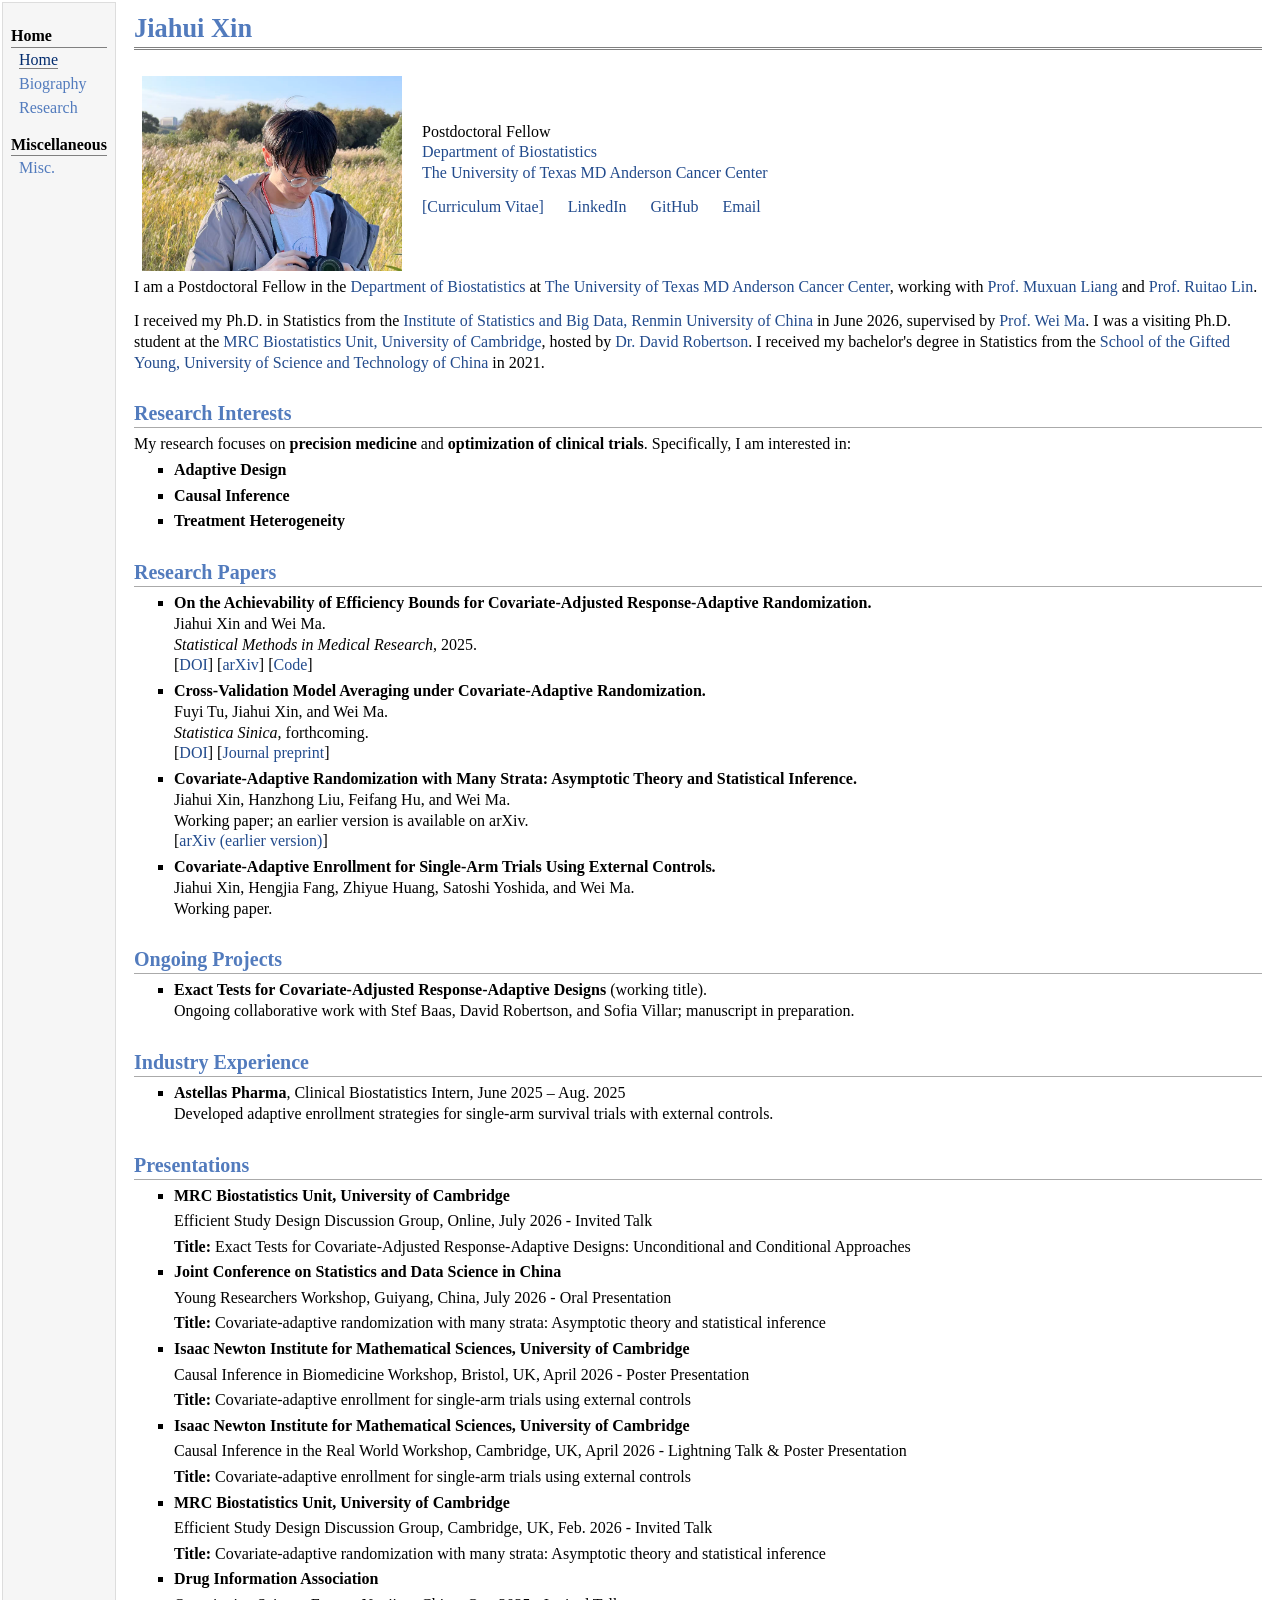
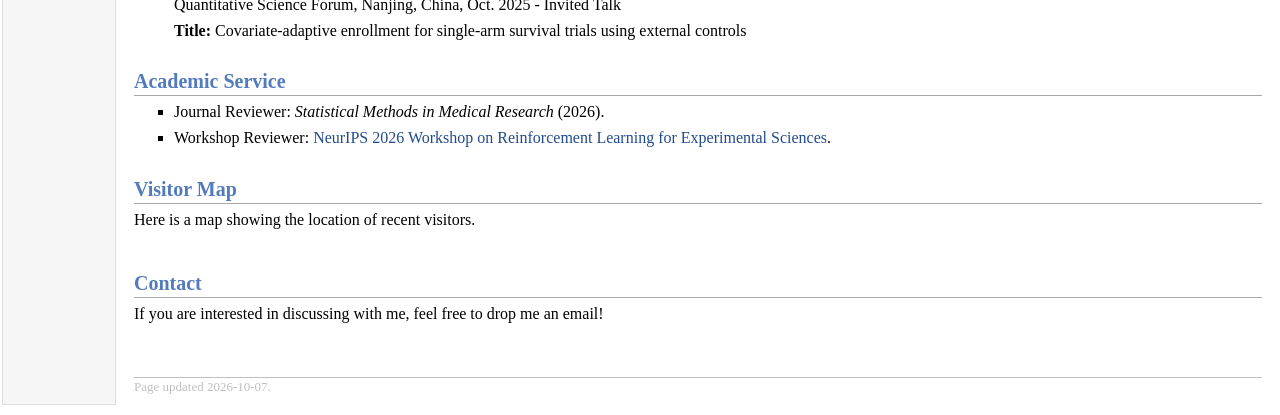
<file: index.html>
<!DOCTYPE html PUBLIC "-//W3C//DTD XHTML 1.1//EN"
  "http://www.w3.org/TR/xhtml11/DTD/xhtml11.dtd">
<html xmlns="http://www.w3.org/1999/xhtml" xml:lang="en">
<head>
<meta name="generator" content="jemdoc, see http://jemdoc.jaboc.net/" />
<meta http-equiv="Content-Type" content="text/html;charset=utf-8" />
<meta name="viewport" content="width=device-width, initial-scale=1" />
<meta name="description" content="Jiahui Xin - Postdoctoral Fellow in the Department of Biostatistics at The University of Texas MD Anderson Cancer Center. Research in precision medicine, adaptive design, causal inference, and treatment heterogeneity." />
<meta name="google-site-verification" content="ffNDlKyKLTd0_4c1-eBU7itUs8xGH8OemQtdD6BM3iU" />
<link rel="stylesheet" href="jemdoc.css?v=20261007-2" type="text/css" />
<title>Jiahui Xin</title>
</head>
<body>
<table summary="Table for page layout." id="tlayout">
<tr valign="top">
<td id="layout-menu">
<div class="menu-category">Home</div>
<div class="menu-item"><a href="index.html" class="current">Home</a></div>
<div class="menu-item"><a href="Bio.html">Biography</a></div>
<div class="menu-item"><a href="research.html">Research</a></div>
<div class="menu-category">Miscellaneous</div>
<div class="menu-item"><a href="Miscellaneous.html">Misc.</a></div>
</td>
<td id="layout-content">
<div id="toptitle">
<h1>Jiahui Xin</h1>
</div>
<table class="imgtable profile-table"><tr><td>
<img src="photo_me.jpg" alt="picture" width="260px" height="195px" />&#160;</td>
<td align="left"><p>Postdoctoral Fellow<br />
<a href="https://biostatistics.mdanderson.org/" target="blank">Department of Biostatistics</a><br />
<a href="https://www.mdanderson.org/" target="blank">The University of Texas MD Anderson Cancer Center</a><br />
</p>

<p class="profile-links"><a href="cv.pdf">[Curriculum Vitae]</a> <a href="https://www.linkedin.com/in/jiahui-xin-b698002b6" target="blank">LinkedIn</a> <a href="https://github.com/jiahui-xin" target="blank">GitHub</a> <a href="mailto:jxin@mdanderson.org">Email</a></p>
</td></tr></table>
<p>I am a Postdoctoral Fellow in the <a href="https://biostatistics.mdanderson.org/" target="blank">Department of Biostatistics</a> at <a href="https://www.mdanderson.org/" target="blank">The University of Texas MD Anderson Cancer Center</a>, working with <a href="https://faculty.mdanderson.org/profiles/muxuan_liang.html" target="blank">Prof. Muxuan Liang</a> and <a href="https://faculty.mdanderson.org/profiles/ruitao_lin.html" target="blank">Prof. Ruitao Lin</a>.</p>
<p>I received my Ph.D. in Statistics from the <a href="http://isbd.ruc.edu.cn/" target="blank">Institute of Statistics and Big Data, Renmin University of China</a> in June 2026, supervised by <a href="https://maweiruc.github.io/" target="blank">Prof. Wei Ma</a>. I was a visiting Ph.D. student at the <a href="https://www.mrc-bsu.cam.ac.uk/" target="blank">MRC Biostatistics Unit, University of Cambridge</a>, hosted by <a href="https://www.mrc-bsu.cam.ac.uk/staff/david-robertson" target="blank">Dr. David Robertson</a>. I received my bachelor's degree in Statistics from the <a href="https://en.scgy.ustc.edu.cn/" target="blank">School of the Gifted Young, University of Science and Technology of China</a> in 2021.</p>

<h2>Research Interests</h2>
<p>My research focuses on <b>precision medicine</b> and <b>optimization of clinical trials</b>. Specifically, I am interested in:</p>
<ul>
<li><p><b>Adaptive Design</b></p></li>
<li><p><b>Causal Inference</b></p></li>
<li><p><b>Treatment Heterogeneity</b></p></li>
</ul>


<h2>Research Papers</h2>
<ul>
<li><p><b>On the Achievability of Efficiency Bounds for Covariate-Adjusted Response-Adaptive Randomization.</b><br />
Jiahui Xin and Wei Ma.<br />
<i>Statistical Methods in Medical Research</i>, 2025.<br />
[<a href="https://doi.org/10.1177/09622802251327689" target="blank">DOI</a>] [<a href="https://arxiv.org/abs/2411.16220" target="blank">arXiv</a>] [<a href="https://github.com/jiahui-xin/cara-bound" target="blank">Code</a>]</p>
</li>
<li><p><b>Cross-Validation Model Averaging under Covariate-Adaptive Randomization.</b><br />
Fuyi Tu, Jiahui Xin, and Wei Ma.<br />
<i>Statistica Sinica</i>, forthcoming.<br />
[<a href="https://doi.org/10.5705/ss.202025.0502" target="blank">DOI</a>] [<a href="https://www3.stat.sinica.edu.tw/statistica/fp/SS-2025-0502.html" target="blank">Journal preprint</a>]</p>
</li>
<li><p><b>Covariate-Adaptive Randomization with Many Strata: Asymptotic Theory and Statistical Inference.</b><br />
Jiahui Xin, Hanzhong Liu, Feifang Hu, and Wei Ma.<br />
Working paper; an earlier version is available on arXiv.<br />
[<a href="https://arxiv.org/abs/2405.18856" target="blank">arXiv (earlier version)</a>]</p>
</li>
<li><p><b>Covariate-Adaptive Enrollment for Single-Arm Trials Using External Controls.</b><br />
Jiahui Xin, Hengjia Fang, Zhiyue Huang, Satoshi Yoshida, and Wei Ma.<br />
Working paper.<br />
</p>
</li>
</ul>

<h2>Ongoing Projects</h2>
<ul>
<li><p><b>Exact Tests for Covariate-Adjusted Response-Adaptive Designs</b> (working title).<br />
Ongoing collaborative work with Stef Baas, David Robertson, and Sofia Villar; manuscript in preparation.</p>
</li>
</ul>

<h2>Industry Experience</h2>
<ul>
<li><p><b>Astellas Pharma</b>, Clinical Biostatistics Intern, June 2025 – Aug. 2025<br />
Developed adaptive enrollment strategies for single-arm survival trials with external controls.</p>
</li>
</ul>

<h2>Presentations</h2>
<ul>
<li>
<p><b>MRC Biostatistics Unit, University of Cambridge</b></p>
<p>Efficient Study Design Discussion Group, Online, July 2026 - Invited Talk</p>
<p><b>Title:</b> Exact Tests for Covariate-Adjusted Response-Adaptive Designs: Unconditional and Conditional Approaches</p>
</li>
<li>
<p><b>Joint Conference on Statistics and Data Science in China</b></p>
<p>Young Researchers Workshop, Guiyang, China, July 2026 - Oral Presentation</p>
<p><b>Title:</b> Covariate-adaptive randomization with many strata: Asymptotic theory and statistical inference</p>
</li>
<li>
<p><b>Isaac Newton Institute for Mathematical Sciences, University of Cambridge</b></p>
<p>Causal Inference in Biomedicine Workshop, Bristol, UK, April 2026 - Poster Presentation</p>
<p><b>Title:</b> Covariate-adaptive enrollment for single-arm trials using external controls</p>
</li>
<li>
<p><b>Isaac Newton Institute for Mathematical Sciences, University of Cambridge</b></p>
<p>Causal Inference in the Real World Workshop, Cambridge, UK, April 2026 - Lightning Talk &amp; Poster Presentation</p>
<p><b>Title:</b> Covariate-adaptive enrollment for single-arm trials using external controls</p>
</li>
<li>
<p><b>MRC Biostatistics Unit, University of Cambridge</b></p>
<p>Efficient Study Design Discussion Group, Cambridge, UK, Feb. 2026 - Invited Talk</p>
<p><b>Title:</b> Covariate-adaptive randomization with many strata: Asymptotic theory and statistical inference</p>
</li>
<li>
<p><b>Drug Information Association</b></p>
<p>Quantitative Science Forum, Nanjing, China, Oct. 2025 - Invited Talk</p>
<p><b>Title:</b> Covariate-adaptive enrollment for single-arm survival trials using external controls</p>
</li>
</ul>

<h2>Academic Service</h2>
<ul>
<li><p>Journal Reviewer: <i>Statistical Methods in Medical Research</i> (2026).</p></li>
<li><p>Workshop Reviewer: <a href="https://rl-experimental-sciences-workshop.github.io/" target="blank">NeurIPS 2026 Workshop on Reinforcement Learning for Experimental Sciences</a>.</p></li>
</ul>

<h2>Visitor Map</h2>
<p>Here is a map showing the location of recent visitors.</p>
<div class="visitor-map">
<script type="text/javascript" id="mapmyvisitors" src="//mapmyvisitors.com/map.js?d=E1DI3V-9umYJw_-skcBkZSMDnZyHyy_Pqj89E8X6pz0&amp;cl=ffffff&amp;w=a"></script>
</div>

<h2>Contact</h2>
<p>If you are interested in discussing with me, feel free to drop me an email!</p>
<div id="footer">
<div id="footer-text">Page updated 2026-10-07.</div>
</div>
</td>
</tr>
</table>
</body>
</html>
</file>
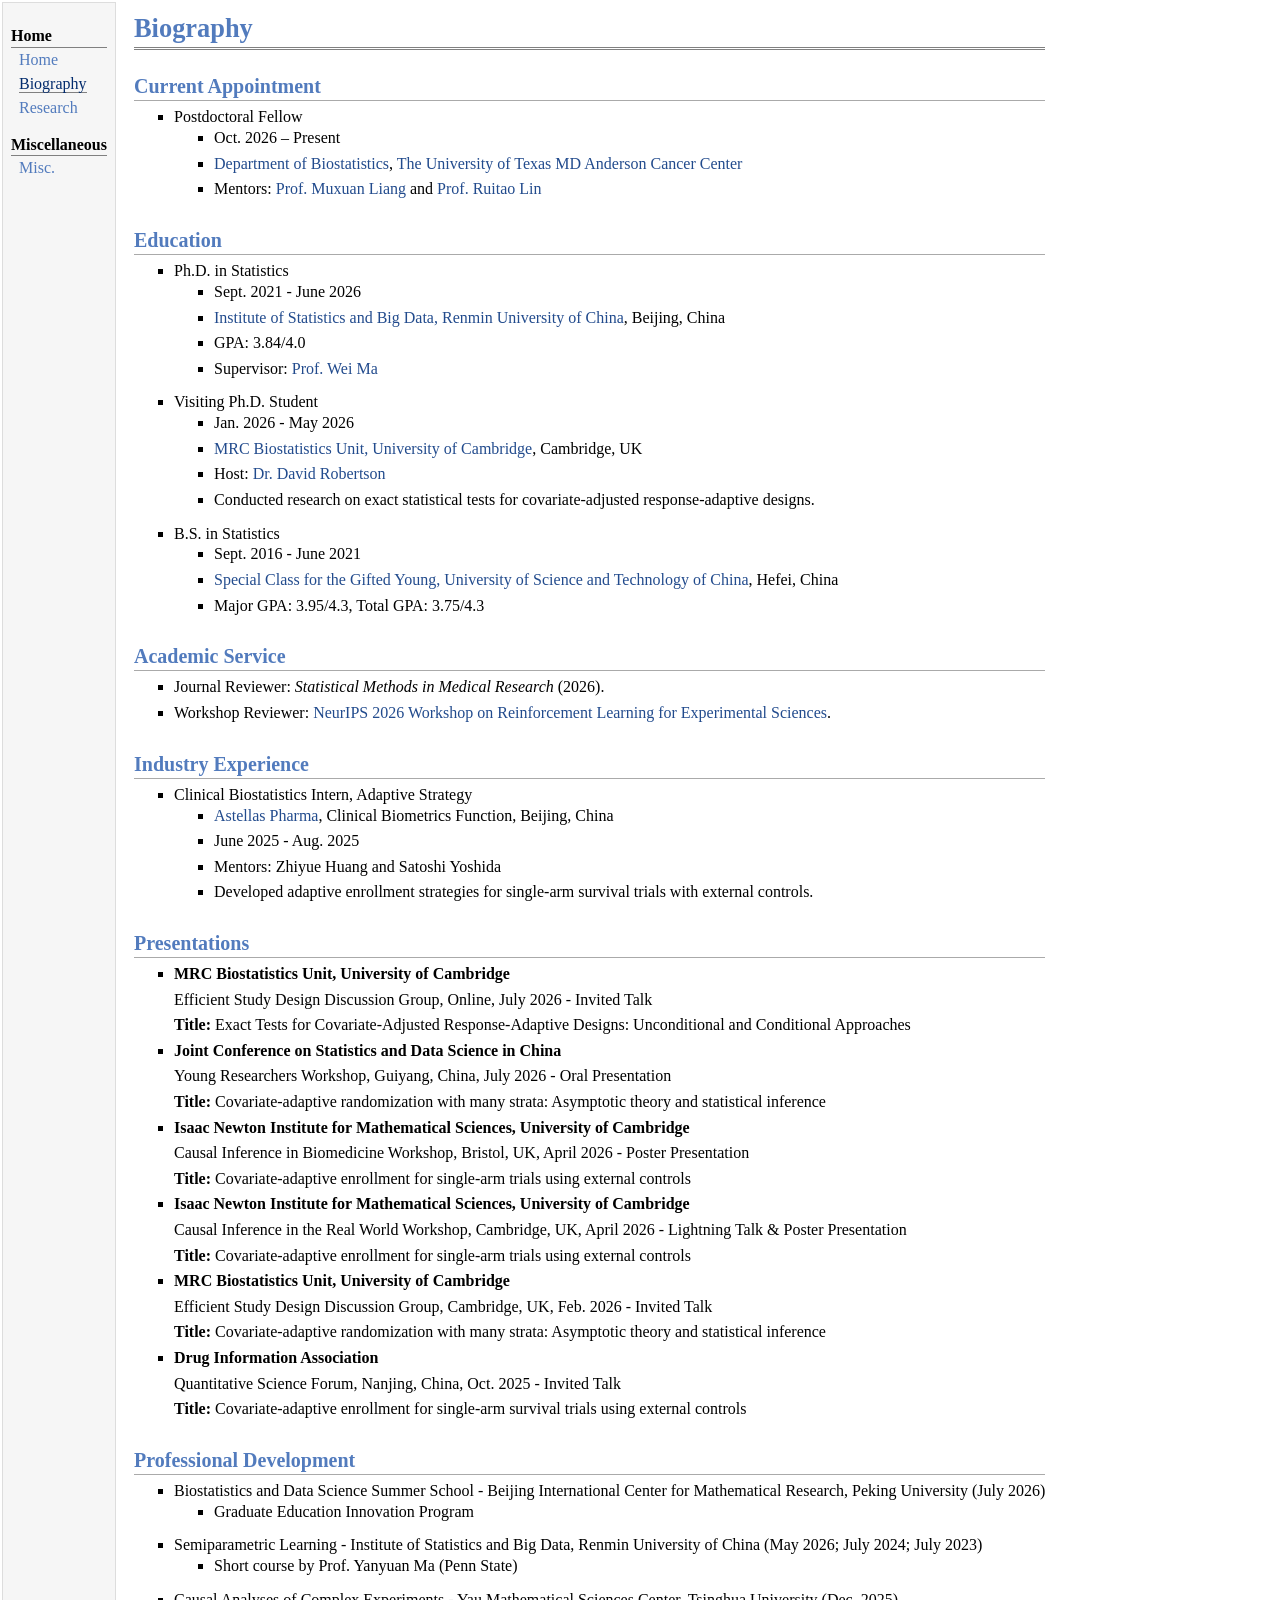
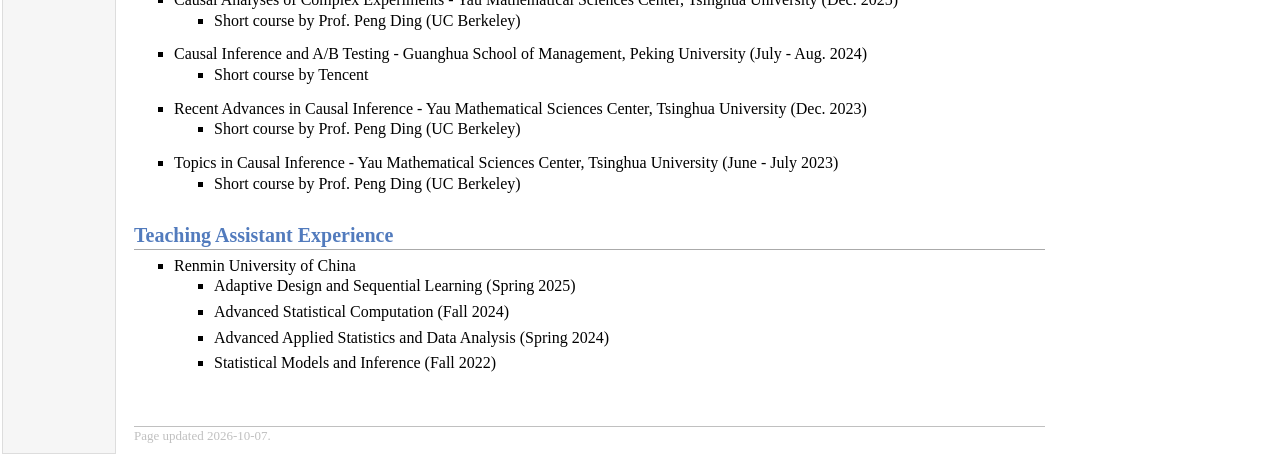
<file: Bio.html>
<!DOCTYPE html PUBLIC "-//W3C//DTD XHTML 1.1//EN"
  "http://www.w3.org/TR/xhtml11/DTD/xhtml11.dtd">
<html xmlns="http://www.w3.org/1999/xhtml" xml:lang="en">
<head>
<meta name="generator" content="jemdoc, see http://jemdoc.jaboc.net/" />
<meta http-equiv="Content-Type" content="text/html;charset=utf-8" />
<meta name="viewport" content="width=device-width, initial-scale=1" />
<link rel="stylesheet" href="jemdoc.css?v=20261007-2" type="text/css" />
<title>Biography</title>
</head>
<body>
<table summary="Table for page layout." id="tlayout">
<tr valign="top">
<td id="layout-menu">
<div class="menu-category">Home</div>
<div class="menu-item"><a href="index.html">Home</a></div>
<div class="menu-item"><a href="Bio.html" class="current">Biography</a></div>
<div class="menu-item"><a href="research.html">Research</a></div>
<div class="menu-category">Miscellaneous</div>
<div class="menu-item"><a href="Miscellaneous.html">Misc.</a></div>
</td>
<td id="layout-content">
<div id="toptitle">
<h1>Biography</h1>
</div>
<h2>Current Appointment</h2>
<ul>
<li><p>Postdoctoral Fellow</p>
<ul>
<li><p>Oct. 2026 – Present</p></li>
<li><p><a href="https://biostatistics.mdanderson.org/" target="blank">Department of Biostatistics</a>, <a href="https://www.mdanderson.org/" target="blank">The University of Texas MD Anderson Cancer Center</a></p></li>
<li><p>Mentors: <a href="https://faculty.mdanderson.org/profiles/muxuan_liang.html" target="blank">Prof. Muxuan Liang</a> and <a href="https://faculty.mdanderson.org/profiles/ruitao_lin.html" target="blank">Prof. Ruitao Lin</a></p></li>
</ul>
</li>
</ul>

<h2>Education</h2>
<ul>
<li><p>Ph.D. in Statistics</p>
<ul>
<li><p>Sept. 2021 - June 2026</p>
</li>
<li><p><a href="http://isbd.ruc.edu.cn/" target="blank">Institute of Statistics and Big Data, Renmin University of China</a>, Beijing, China</p>
</li>
<li><p>GPA: 3.84/4.0</p>
</li>
<li><p>Supervisor: <a href="https://maweiruc.github.io/" target="blank">Prof. Wei Ma</a></p>
</li>
</ul>
</li>
<li><p>Visiting Ph.D. Student</p>
<ul>
<li><p>Jan. 2026 - May 2026</p>
</li>
<li><p><a href="https://www.mrc-bsu.cam.ac.uk/" target="blank">MRC Biostatistics Unit, University of Cambridge</a>, Cambridge, UK</p>
</li>
<li><p>Host: <a href="https://www.mrc-bsu.cam.ac.uk/staff/david-robertson" target="blank">Dr. David Robertson</a></p>
</li>
<li><p>Conducted research on exact statistical tests for covariate-adjusted response-adaptive designs.</p>
</li>
</ul>
</li>
<li><p>B.S. in Statistics</p>
<ul>
<li><p>Sept. 2016 - June 2021</p>
</li>
<li><p><a href="https://en.scgy.ustc.edu.cn/" target="blank">Special Class for the Gifted Young, University of Science and Technology of China</a>, Hefei, China</p>
</li>
<li><p>Major GPA: 3.95/4.3, Total GPA: 3.75/4.3</p>
</li>
</ul>
</li>
</ul>

<h2>Academic Service</h2>
<ul>
<li><p>Journal Reviewer: <i>Statistical Methods in Medical Research</i> (2026).</p></li>
<li><p>Workshop Reviewer: <a href="https://rl-experimental-sciences-workshop.github.io/" target="blank">NeurIPS 2026 Workshop on Reinforcement Learning for Experimental Sciences</a>.</p></li>
</ul>

<h2>Industry Experience</h2>
<ul>
<li><p>Clinical Biostatistics Intern, Adaptive Strategy</p>
<ul>
<li><p><a href="https://www.astellas.com/" target="blank">Astellas Pharma</a>, Clinical Biometrics Function, Beijing, China</p>
</li>
<li><p>June 2025 - Aug. 2025</p>
</li>
<li><p>Mentors: Zhiyue Huang and Satoshi Yoshida</p>
</li>
<li><p>Developed adaptive enrollment strategies for single-arm survival trials with external controls.</p>
</li>
</ul>
</li>
</ul>

<h2 id="presentations">Presentations</h2>
<ul>
<li>
<p><b>MRC Biostatistics Unit, University of Cambridge</b></p>
<p>Efficient Study Design Discussion Group, Online, July 2026 - Invited Talk</p>
<p><b>Title:</b> Exact Tests for Covariate-Adjusted Response-Adaptive Designs: Unconditional and Conditional Approaches</p>
</li>
<li>
<p><b>Joint Conference on Statistics and Data Science in China</b></p>
<p>Young Researchers Workshop, Guiyang, China, July 2026 - Oral Presentation</p>
<p><b>Title:</b> Covariate-adaptive randomization with many strata: Asymptotic theory and statistical inference</p>
</li>
<li>
<p><b>Isaac Newton Institute for Mathematical Sciences, University of Cambridge</b></p>
<p>Causal Inference in Biomedicine Workshop, Bristol, UK, April 2026 - Poster Presentation</p>
<p><b>Title:</b> Covariate-adaptive enrollment for single-arm trials using external controls</p>
</li>
<li>
<p><b>Isaac Newton Institute for Mathematical Sciences, University of Cambridge</b></p>
<p>Causal Inference in the Real World Workshop, Cambridge, UK, April 2026 - Lightning Talk &amp; Poster Presentation</p>
<p><b>Title:</b> Covariate-adaptive enrollment for single-arm trials using external controls</p>
</li>
<li>
<p><b>MRC Biostatistics Unit, University of Cambridge</b></p>
<p>Efficient Study Design Discussion Group, Cambridge, UK, Feb. 2026 - Invited Talk</p>
<p><b>Title:</b> Covariate-adaptive randomization with many strata: Asymptotic theory and statistical inference</p>
</li>
<li>
<p><b>Drug Information Association</b></p>
<p>Quantitative Science Forum, Nanjing, China, Oct. 2025 - Invited Talk</p>
<p><b>Title:</b> Covariate-adaptive enrollment for single-arm survival trials using external controls</p>
</li>
</ul>

<h2>Professional Development</h2>
<ul>
<li><p>Biostatistics and Data Science Summer School - Beijing International Center for Mathematical Research, Peking University (July 2026)</p>
<ul>
<li><p>Graduate Education Innovation Program</p></li>
</ul>
</li>
<li><p>Semiparametric Learning - Institute of Statistics and Big Data, Renmin University of China (May 2026; July 2024; July 2023)</p>
<ul>
<li><p>Short course by Prof. Yanyuan Ma (Penn State)</p></li>
</ul>
</li>
<li><p>Causal Analyses of Complex Experiments - Yau Mathematical Sciences Center, Tsinghua University (Dec. 2025)</p>
<ul>
<li><p>Short course by Prof. Peng Ding (UC Berkeley)</p></li>
</ul>
</li>
<li><p>Causal Inference and A/B Testing - Guanghua School of Management, Peking University (July - Aug. 2024)</p>
<ul>
<li><p>Short course by Tencent</p></li>
</ul>
</li>
<li><p>Recent Advances in Causal Inference - Yau Mathematical Sciences Center, Tsinghua University (Dec. 2023)</p>
<ul>
<li><p>Short course by Prof. Peng Ding (UC Berkeley)</p></li>
</ul>
</li>
<li><p>Topics in Causal Inference - Yau Mathematical Sciences Center, Tsinghua University (June - July 2023)</p>
<ul>
<li><p>Short course by Prof. Peng Ding (UC Berkeley)</p></li>
</ul>
</li>
</ul>

<h2>Teaching Assistant Experience</h2>
<ul>
<li><p>Renmin University of China</p>
<ul>
<li><p>Adaptive Design and Sequential Learning (Spring 2025)</p></li>
<li><p>Advanced Statistical Computation (Fall 2024)</p></li>
<li><p>Advanced Applied Statistics and Data Analysis (Spring 2024)</p></li>
<li><p>Statistical Models and Inference (Fall 2022)</p></li>
</ul>
</li>
</ul>

<div id="footer">
<div id="footer-text">Page updated 2026-10-07.</div>
</div>
</td>
</tr>
</table>
</body>
</html>
</file>
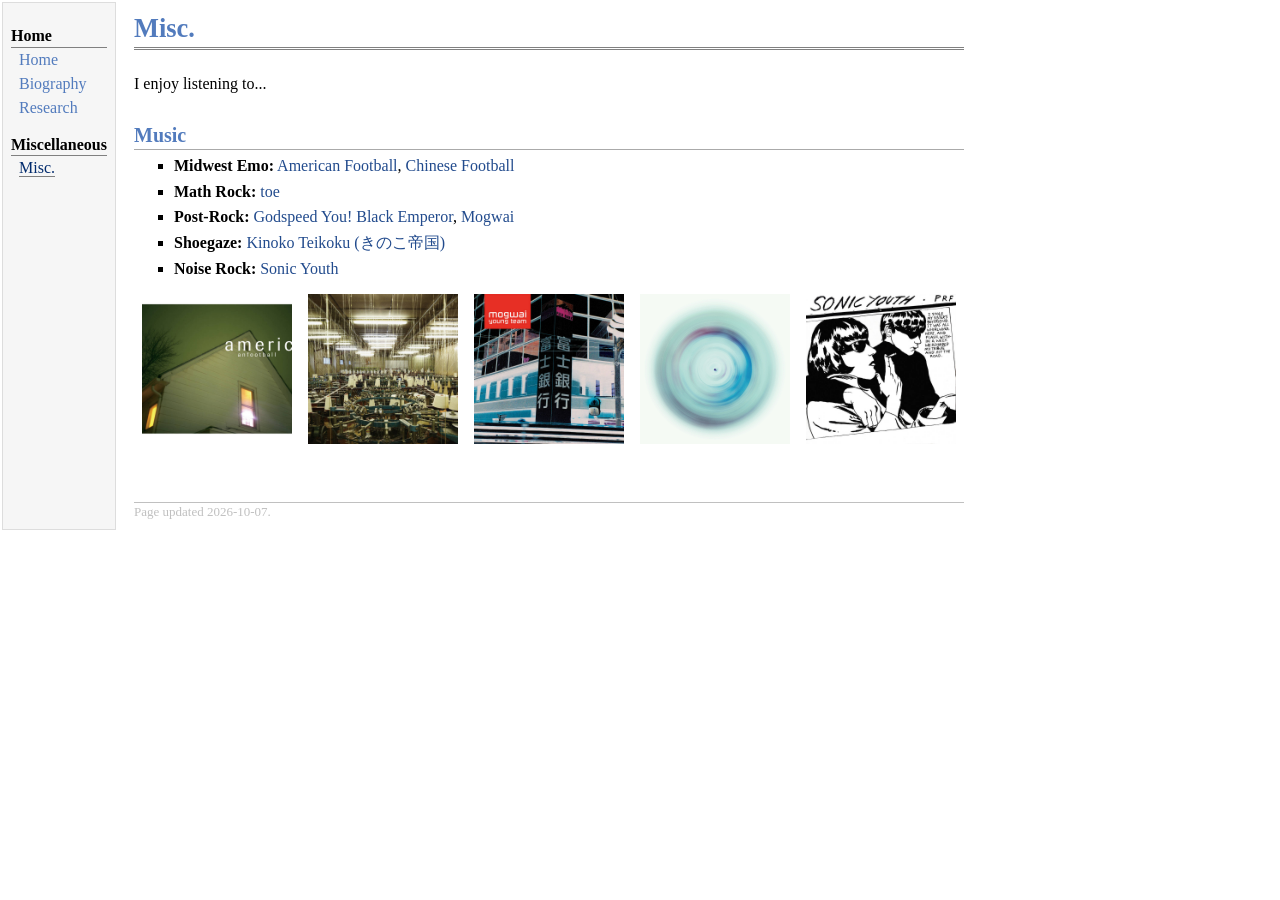
<file: Miscellaneous.html>
<!DOCTYPE html PUBLIC "-//W3C//DTD XHTML 1.1//EN"
  "http://www.w3.org/TR/xhtml11/DTD/xhtml11.dtd">
<html xmlns="http://www.w3.org/1999/xhtml" xml:lang="en">
<head>
<meta name="generator" content="jemdoc, see http://jemdoc.jaboc.net/" />
<meta http-equiv="Content-Type" content="text/html;charset=utf-8" />
<meta name="viewport" content="width=device-width, initial-scale=1" />
<link rel="stylesheet" href="jemdoc.css?v=20261007-2" type="text/css" />
<title>Misc.</title>
</head>
<body>
<table summary="Table for page layout." id="tlayout">
<tr valign="top">
<td id="layout-menu">
<div class="menu-category">Home</div>
<div class="menu-item"><a href="index.html">Home</a></div>
<div class="menu-item"><a href="Bio.html">Biography</a></div>
<div class="menu-item"><a href="research.html">Research</a></div>
<div class="menu-category">Miscellaneous</div>
<div class="menu-item"><a href="Miscellaneous.html" class="current">Misc.</a></div>
</td>
<td id="layout-content">
<div id="toptitle">
<h1>Misc.</h1>
</div>

<p>I enjoy listening to...</p>

<h2>Music</h2>
<ul>
<li><p><b>Midwest Emo:</b> <a href="https://americanfootball.bandcamp.com/" target="blank">American Football</a>, <a href="https://chinesefootball.bandcamp.com/" target="blank">Chinese Football</a></p></li>
<li><p><b>Math Rock:</b> <a href="https://toe-music.bandcamp.com/" target="blank">toe</a></p></li>
<li><p><b>Post-Rock:</b> <a href="https://godspeedyoublackemperor.bandcamp.com/" target="blank">Godspeed You! Black Emperor</a>, <a href="https://mogwai.bandcamp.com/" target="blank">Mogwai</a></p></li>
<li><p><b>Shoegaze:</b> <a href="https://www.youtube.com/channel/UClJbEh-JJDXCjtQLQMi_gjA" target="blank">Kinoko Teikoku (きのこ帝国)</a></p></li>
<li><p><b>Noise Rock:</b> <a href="https://sonicyouth.bandcamp.com/" target="blank">Sonic Youth</a></p></li>
</ul>

<table class="imgtable album-gallery"><tr>
<td><img src="img/american_football.jpg" alt="American Football" width="150px" /></td>
<td><img src="img/toe.jpg" alt="toe" width="150px" /></td>
<td><img src="img/mogwai_young_team.jpg" alt="Mogwai - Young Team" width="150px" /></td>
<td><img src="img/kinokoteikoku.jpg" alt="Kinoko Teikoku" width="150px" /></td>
<td><img src="img/sonic_youth_goo.jpg" alt="Sonic Youth - Goo" width="150px" /></td>
</tr></table>

<div id="footer">
<div id="footer-text">Page updated 2026-10-07.</div>
</div>
</td>
</tr>
</table>
</body>
</html>
</file>
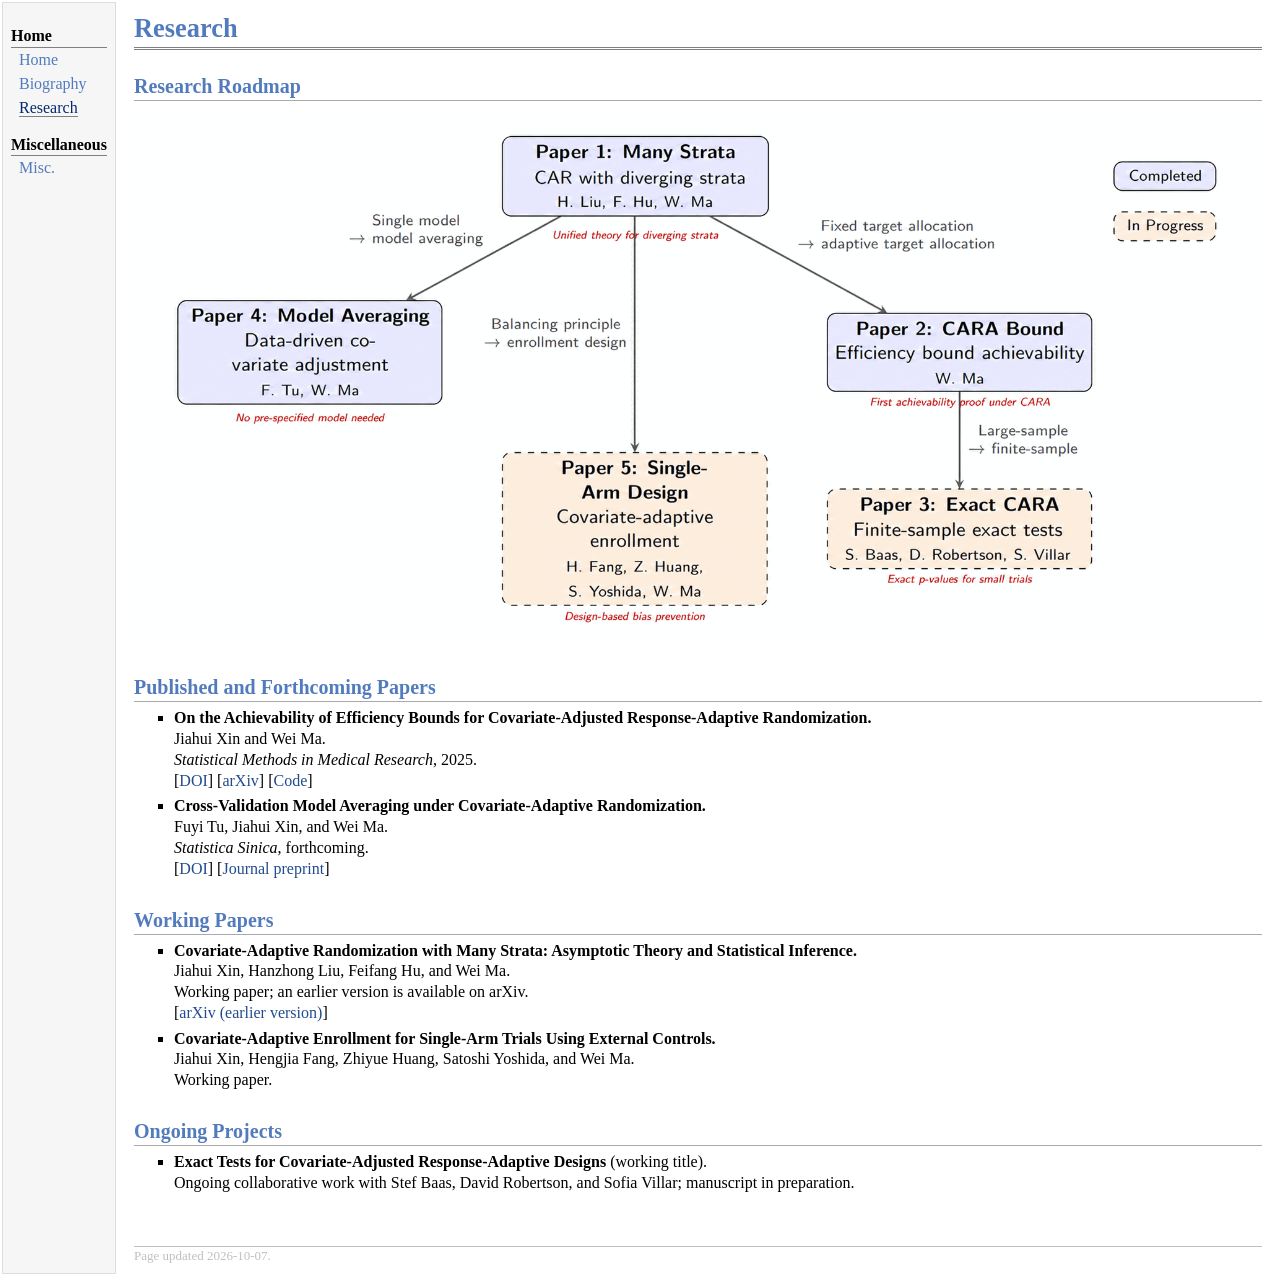
<file: research.html>
<!DOCTYPE html PUBLIC "-//W3C//DTD XHTML 1.1//EN"
  "http://www.w3.org/TR/xhtml11/DTD/xhtml11.dtd">
<html xmlns="http://www.w3.org/1999/xhtml" xml:lang="en">
<head>
<meta name="generator" content="jemdoc, see http://jemdoc.jaboc.net/" />
<meta http-equiv="Content-Type" content="text/html;charset=utf-8" />
<meta name="viewport" content="width=device-width, initial-scale=1" />
<link rel="stylesheet" href="jemdoc.css?v=20261007-2" type="text/css" />
<title>Research</title>
</head>
<body>
<table summary="Table for page layout." id="tlayout">
<tr valign="top">
<td id="layout-menu">
<div class="menu-category">Home</div>
<div class="menu-item"><a href="index.html">Home</a></div>
<div class="menu-item"><a href="Bio.html">Biography</a></div>
<div class="menu-item"><a href="research.html" class="current">Research</a></div>
<div class="menu-category">Miscellaneous</div>
<div class="menu-item"><a href="Miscellaneous.html">Misc.</a></div>
</td>
<td id="layout-content">
<div id="toptitle">
<h1>Research</h1>
</div>


<h2>Research Roadmap</h2>
<p style="text-align: center;"><img src="research_roadmap.png" alt="Research roadmap" style="max-width: 100%; height: auto;" /></p>


<h2>Published and Forthcoming Papers</h2>
<ul>
<li><p><b>On the Achievability of Efficiency Bounds for Covariate-Adjusted Response-Adaptive Randomization.</b><br />
Jiahui Xin and Wei Ma.<br />
<i>Statistical Methods in Medical Research</i>, 2025.<br />
[<a href="https://doi.org/10.1177/09622802251327689" target="blank">DOI</a>] [<a href="https://arxiv.org/abs/2411.16220" target="blank">arXiv</a>] [<a href="https://github.com/jiahui-xin/cara-bound" target="blank">Code</a>]<br /></p>
</li>

<li><p><b>Cross-Validation Model Averaging under Covariate-Adaptive Randomization.</b><br />
Fuyi Tu, Jiahui Xin, and Wei Ma.<br />
<i>Statistica Sinica</i>, forthcoming.<br />
[<a href="https://doi.org/10.5705/ss.202025.0502" target="blank">DOI</a>] [<a href="https://www3.stat.sinica.edu.tw/statistica/fp/SS-2025-0502.html" target="blank">Journal preprint</a>]</p>
</li>
</ul>

<h2>Working Papers</h2>
<ul>
<li><p><b>Covariate-Adaptive Randomization with Many Strata: Asymptotic Theory and Statistical Inference.</b><br />
Jiahui Xin, Hanzhong Liu, Feifang Hu, and Wei Ma.<br />
Working paper; an earlier version is available on arXiv.<br />
[<a href="https://arxiv.org/abs/2405.18856" target="blank">arXiv (earlier version)</a>]</p>
</li>
<li><p><b>Covariate-Adaptive Enrollment for Single-Arm Trials Using External Controls.</b><br />
Jiahui Xin, Hengjia Fang, Zhiyue Huang, Satoshi Yoshida, and Wei Ma.<br />
Working paper.</p>
</li>
</ul>

<h2>Ongoing Projects</h2>
<ul>
<li><p><b>Exact Tests for Covariate-Adjusted Response-Adaptive Designs</b> (working title).<br />
Ongoing collaborative work with Stef Baas, David Robertson, and Sofia Villar; manuscript in preparation.</p>
</li>
</ul>
<div id="footer">
<div id="footer-text">Page updated 2026-10-07.</div>
</div>
</td>
</tr>
</table>
</body>
</html>
</file>
<file: jemdoc.css>
/* Default css file for jemdoc. */

table#tlayout {
	border: none;
	border-collapse: separate;
	background: white;
}

body {
	background: white;
	font-family: Georgia, serif;
	padding-bottom: 8px;
	margin: 0;
}

#layout-menu {
	background: #f6f6f6;
	border: 1px solid #dddddd;
	padding-top: 0.5em;
	padding-left: 8px;
	padding-right: 8px;
	font-size: 1.0em;
	width: auto;
	white-space: nowrap;
	text-align: left;
	vertical-align: top;
}

#layout-menu td {
	background: #f4f4f4;
	vertical-align: top;
}

#layout-content {
	padding-top: 0.0em;
	padding-left: 1.0em;
	padding-right: 1.0em;
	border: none;
	background: white;
	text-align: left;
	vertical-align: top;
}

#layout-menu a {
	line-height: 1.5em;
	margin-left: 0.5em;
}

tt {
	background: #ffffdd;
}

pre, tt {
	font-size: 90%;
	font-family: monaco, monospace;
}

a, a > tt {
	color: #224b8d;
	text-decoration: none;
}

a:hover {
	border-bottom: 1px gray dotted;
}

#layout-menu a.current:link, #layout-menu a.current:visited {
	color: #022b6d;
	border-bottom: 1px gray solid;
}
#layout-menu a:link, #layout-menu a:visited, #layout-menu a:hover {
	color: #527bbd;
	text-decoration: none;
}
#layout-menu a:hover {
	text-decoration: none;
}

div.menu-category {
	border-bottom: 1px solid gray;
	margin-top: 0.8em;
	padding-top: 0.2em;
	padding-bottom: 0.1em;
	font-weight: bold;
}

div.menu-item {
	padding-left: 16px;
	text-indent: -16px;
}

div#toptitle {
	padding-bottom: 0.2em;
	margin-bottom: 1.5em;
	border-bottom: 3px double gray;
}

/* Reduce space if we begin the page with a title. */
div#toptitle + h2, div#toptitle + h3 {
	margin-top: -0.7em;
}

div#subtitle {
	margin-top: 0.0em;
	margin-bottom: 0.0em;
	padding-top: 0em;
	padding-bottom: 0.1em;
}

em {
	font-style: italic;
}

strong {
	font-weight: bold;
}


h1, h2, h3 {
	color: #527bbd;
	margin-top: 0.7em;
	margin-bottom: 0.3em;
	padding-bottom: 0.2em;
	line-height: 1.0;
	padding-top: 0.5em;
	border-bottom: 1px solid #aaaaaa;
}

h1 {
	font-size: 165%;
}

h2 {
	padding-top: 0.8em;
	font-size: 125%;
}

h2 + h3 {
	padding-top: 0.2em;
}

h3 {
	font-size: 110%;
	border-bottom: none;
}

p {
	margin-top: 0.0em;
	margin-bottom: 0.8em;
	padding: 0;
	line-height: 1.3;
}

pre {
	padding: 0;
	margin: 0;
}

div#footer {
	font-size: small;
	border-top: 1px solid #c0c0c0;
	padding-top: 0.1em;
	margin-top: 4.0em;
	color: #c0c0c0;
}

div#footer a {
	color: #80a0b0;
}

div#footer-text {
	float: left;
	padding-bottom: 8px;
}

ul, ol, dl {
	margin-top: 0.2em;
	padding-top: 0;
	margin-bottom: 0.8em;
}

dt {
	margin-top: 0.5em;
	margin-bottom: 0;
}

dl {
	margin-left: 20px;
}

dd {
	color: #222222;
}

dd > *:first-child {
	margin-top: 0;
}

ul {
	list-style-position: outside;
	list-style-type: square;
}

p + ul, p + ol {
	margin-top: -0.5em;
}

li ul, li ol {
	margin-top: -0.3em;
}

ol {
	list-style-position: outside;
	list-style-type: decimal;
}

li p, dd p {
	margin-bottom: 0.3em;
}


ol ol {
	list-style-type: lower-alpha;
}

ol ol ol {
	list-style-type: lower-roman;
}

p + div.codeblock {
	margin-top: -0.6em;
}

div.codeblock, div.infoblock {
	margin-right: 0%;
	margin-top: 1.2em;
	margin-bottom: 1.3em;
}

div.blocktitle {
	font-weight: bold;
	color: #cd7b62;
	margin-top: 1.2em;
	margin-bottom: 0.1em;
}

div.blockcontent {
	border: 1px solid silver;
	padding: 0.3em 0.5em;
}

div.infoblock > div.blockcontent {
	background: #ffffee;
}

div.blockcontent p + ul, div.blockcontent p + ol {
	margin-top: 0.4em;
}

div.infoblock p {
	margin-bottom: 0em;
}

div.infoblock li p, div.infoblock dd p {
	margin-bottom: 0.5em;
}

div.infoblock p + p {
	margin-top: 0.8em;
}

div.codeblock > div.blockcontent {
	background: #f6f6f6;
}

span.pycommand {
	color: #000070;
}

span.statement {
	color: #008800;
}
span.builtin {
	color: #000088;
}
span.special {
	color: #990000;
}
span.operator {
	color: #880000;
}
span.error {
	color: #aa0000;
}
span.comment, span.comment > *, span.string, span.string > * {
	color: #606060;
}

@media print {
	#layout-menu {
		display: none;
	}

}

#fwtitle {
	margin: 2px;
}

#fwtitle #toptitle {
	padding-left: 0.5em;
	margin-bottom: 0.5em;
}

#layout-content h1:first-child, #layout-content h2:first-child, #layout-content h3:first-child {
	margin-top: -0.7em;
}

div#toptitle h1, #layout-content div#toptitle h1 {
	margin-bottom: 0.0em;
	padding-bottom: 0.1em;
	padding-top: 0;
	margin-top: 0.5em;
	border-bottom: none;
}

img.eq {
	padding: 0;
	padding-left: 0.1em;
	padding-right: 0.1em;
	margin: 0;
}

img.eqwl {
	padding-left: 2em;
	padding-top: 0.6em;
	padding-bottom: 0.2em;
	margin: 0;
}

table {
	border: 2px solid black;
	border-collapse: collapse;
}

td {
	padding: 2px;
	padding-left: 0.5em;
	padding-right: 0.5em;
	text-align: center;
	border: 1px solid gray;
}

table + table {
	margin-top: 1em;
}

tr.heading {
	font-weight: bold;
	border-bottom: 2px solid black;
}

img {
	border: none;
}

table.imgtable, table.imgtable td {
	border: none;
	text-align: left;
}

.profile-links {
 display: flex;
 flex-wrap: wrap;
 gap: 0.5em 1.5em;
}

.visitor-map {
 max-width: 600px;
 margin: 0 auto;
 overflow: hidden;
}

@media screen and (max-width: 600px) {
 table#tlayout, table#tlayout > tbody, table#tlayout > tbody > tr, #layout-menu, #layout-content {
  display: block;
  box-sizing: border-box;
 }
 #layout-menu .menu-category { display: none; }
 #layout-menu .menu-item { display: inline-block; margin-right: 0.75em; }
 table.album-gallery, table.album-gallery tbody { display: block; }
 table.album-gallery tr { display: flex; flex-wrap: wrap; }
 table.album-gallery td { display: block; box-sizing: border-box; width: 50%; }
	table#tlayout {
		width: 100%;
	}

	#layout-menu {
		width: 100%;
		white-space: normal;
		padding: 0.5em;
	}

	#layout-content {
		width: 100%;
		overflow-wrap: break-word;
	}

	#layout-content img,
	#layout-content iframe {
		max-width: 100%;
	}

	table.profile-table,
	table.profile-table tbody,
	table.profile-table tr,
	table.profile-table td {
		display: block;
		width: auto;
	}

	table.profile-table td {
		padding-left: 0;
		padding-right: 0;
	}

	table.profile-table img {
		max-width: 100%;
		height: auto;
	}
}
</file>
